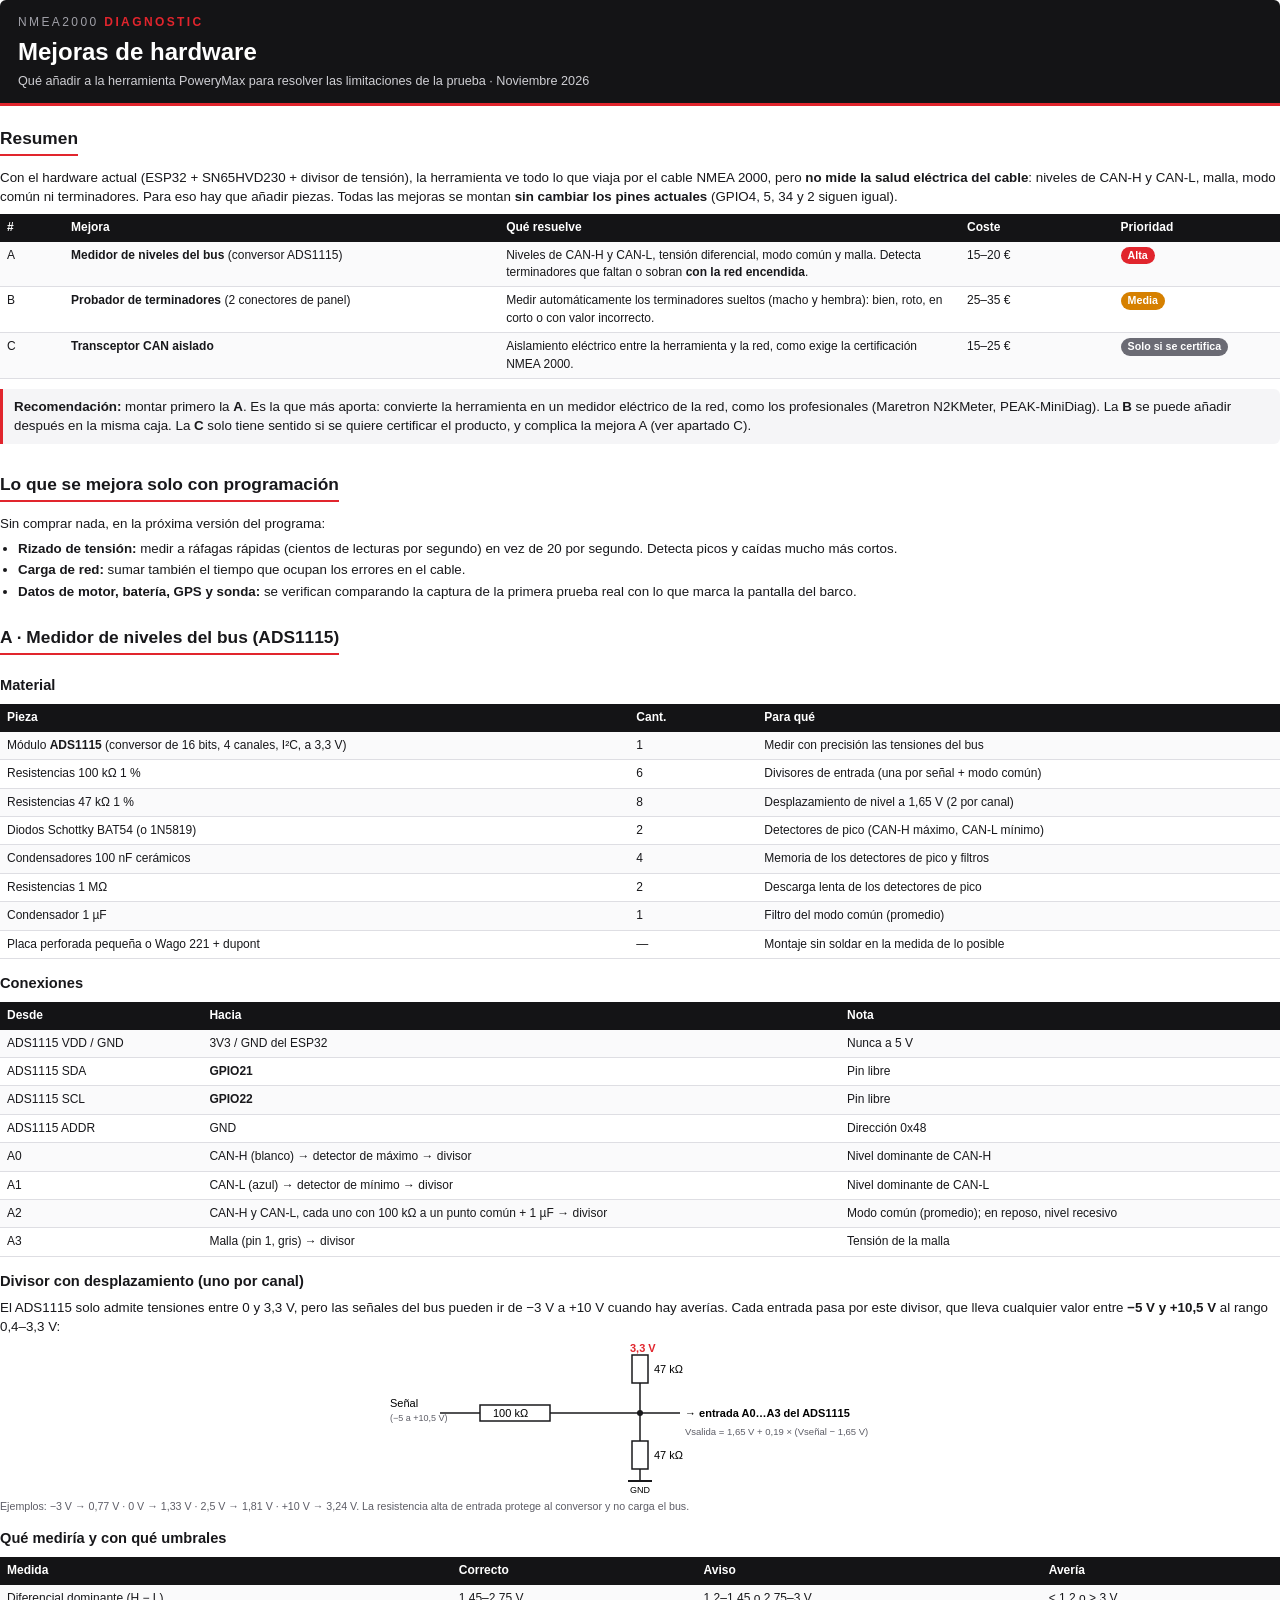
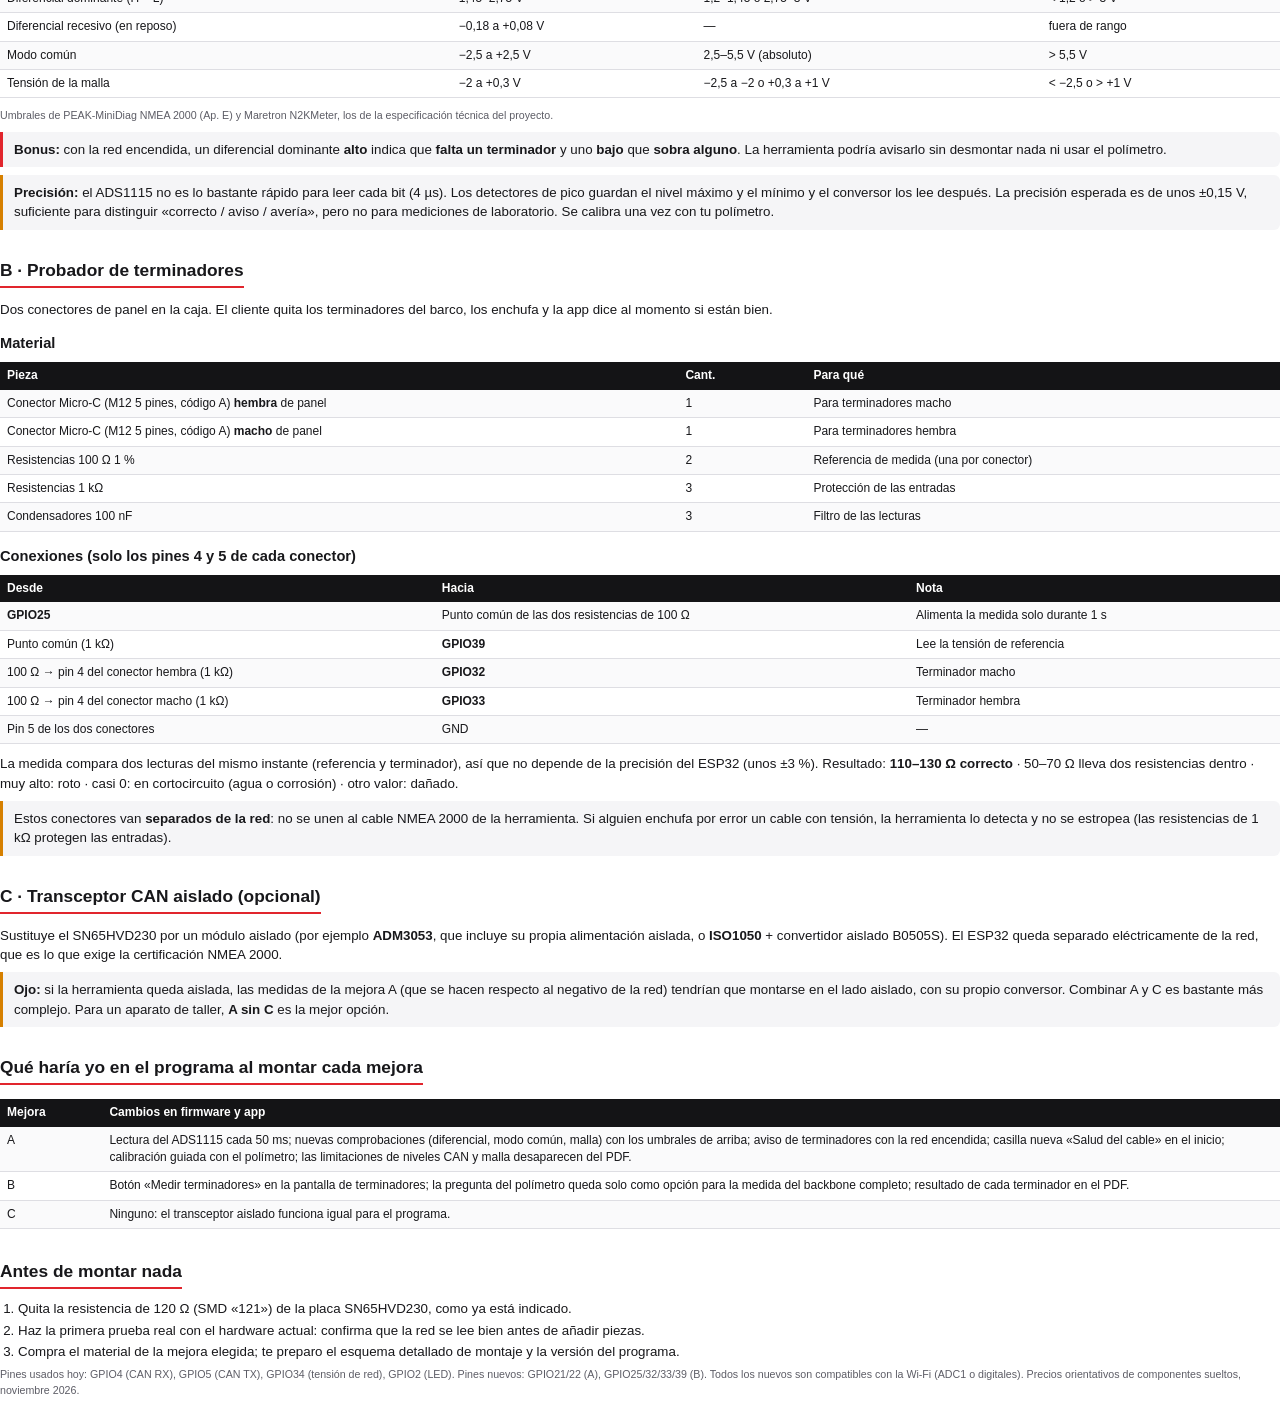
<file: docs/mejoras_hardware.html>
<!doctype html>
<html lang="es">
<head>
<meta charset="utf-8">
<title>Mejoras de hardware · PoweryMax Nmea2000 Diagnostic</title>
<style>
  @page { size: A4; margin: 16mm 14mm 16mm 14mm; }
  :root { --ink:#18181b; --mu:#5d5d66; --line:#dedee3; --red:#e1252d; --bg:#f5f5f7; }
  * { box-sizing: border-box; }
  body { font: 10pt/1.45 -apple-system, "Helvetica Neue", Arial, sans-serif; color: var(--ink); margin: 0; }
  header { background:#141416; color:#fff; padding:14px 18px 12px; border-bottom:3px solid var(--red); border-radius:6px 6px 0 0; }
  header .t { font-size:9pt; letter-spacing:2.4px; text-transform:uppercase; color:#a0a0a8; }
  header .t b { color: var(--red); }
  header h1 { margin:4px 0 2px; font-size:18pt; }
  header p { margin:0; color:#cfcfd4; font-size:9.5pt; }
  h2 { font-size:13pt; margin:20px 0 6px; padding-bottom:3px; border-bottom:2px solid var(--red); display:inline-block; }
  h3 { font-size:11pt; margin:14px 0 4px; }
  p { margin:6px 0; }
  .muted { color: var(--mu); }
  table { width:100%; border-collapse:collapse; margin:8px 0 10px; font-size:9pt; page-break-inside:avoid; }
  th { background:#141416; color:#fff; text-align:left; padding:5px 7px; font-weight:600; }
  td { padding:5px 7px; border-bottom:1px solid var(--line); vertical-align:top; }
  tr:nth-child(even) td { background:#fafafb; }
  .box { background: var(--bg); border-left:3px solid var(--red); padding:8px 11px; margin:8px 0; border-radius:0 6px 6px 0; page-break-inside:avoid; }
  .warn { border-left-color:#d68000; }
  .tag { display:inline-block; font-size:8pt; font-weight:700; padding:1px 7px; border-radius:99px; color:#fff; background:var(--red); vertical-align:1px; }
  .tag.g { background:#2e7d32; } .tag.a { background:#d68000; } .tag.n { background:#6b6b74; }
  .sec { page-break-inside:avoid; }
  .pb { page-break-before: always; }
  svg { display:block; margin:6px auto; }
  ol, ul { margin:4px 0 4px 18px; padding:0; } li { margin:2px 0; }
  .small { font-size:8pt; color: var(--mu); }
  code { font-family: Menlo, Consolas, monospace; font-size:8.5pt; background:#efeff2; padding:0 3px; border-radius:3px; }
</style>
</head>
<body>

<header>
  <div class="t">Nmea2000 <b>Diagnostic</b></div>
  <h1>Mejoras de hardware</h1>
  <p>Qué añadir a la herramienta PoweryMax para resolver las limitaciones de la prueba · Noviembre 2026</p>
</header>

<h2>Resumen</h2>
<p>Con el hardware actual (ESP32 + SN65HVD230 + divisor de tensión), la herramienta ve todo lo que viaja por el cable NMEA 2000, pero <b>no mide la salud eléctrica del cable</b>: niveles de CAN-H y CAN-L, malla, modo común ni terminadores. Para eso hay que añadir piezas. Todas las mejoras se montan <b>sin cambiar los pines actuales</b> (GPIO4, 5, 34 y 2 siguen igual).</p>

<table>
  <tr><th style="width:5%">#</th><th style="width:34%">Mejora</th><th>Qué resuelve</th><th style="width:12%">Coste</th><th style="width:13%">Prioridad</th></tr>
  <tr><td>A</td><td><b>Medidor de niveles del bus</b> (conversor ADS1115)</td><td>Niveles de CAN-H y CAN-L, tensión diferencial, modo común y malla. Detecta terminadores que faltan o sobran <b>con la red encendida</b>.</td><td>15–20 €</td><td><span class="tag">Alta</span></td></tr>
  <tr><td>B</td><td><b>Probador de terminadores</b> (2 conectores de panel)</td><td>Medir automáticamente los terminadores sueltos (macho y hembra): bien, roto, en corto o con valor incorrecto.</td><td>25–35 €</td><td><span class="tag a">Media</span></td></tr>
  <tr><td>C</td><td><b>Transceptor CAN aislado</b></td><td>Aislamiento eléctrico entre la herramienta y la red, como exige la certificación NMEA 2000.</td><td>15–25 €</td><td><span class="tag n">Solo si se certifica</span></td></tr>
</table>

<div class="box"><b>Recomendación:</b> montar primero la <b>A</b>. Es la que más aporta: convierte la herramienta en un medidor eléctrico de la red, como los profesionales (Maretron N2KMeter, PEAK-MiniDiag). La <b>B</b> se puede añadir después en la misma caja. La <b>C</b> solo tiene sentido si se quiere certificar el producto, y complica la mejora A (ver apartado C).</div>

<h2>Lo que se mejora solo con programación</h2>
<p>Sin comprar nada, en la próxima versión del programa:</p>
<ul>
  <li><b>Rizado de tensión:</b> medir a ráfagas rápidas (cientos de lecturas por segundo) en vez de 20 por segundo. Detecta picos y caídas mucho más cortos.</li>
  <li><b>Carga de red:</b> sumar también el tiempo que ocupan los errores en el cable.</li>
  <li><b>Datos de motor, batería, GPS y sonda:</b> se verifican comparando la captura de la primera prueba real con lo que marca la pantalla del barco.</li>
</ul>

<div class="sec">
<h2>A · Medidor de niveles del bus (ADS1115)</h2>
<h3>Material</h3>
<table>
  <tr><th>Pieza</th><th style="width:10%">Cant.</th><th>Para qué</th></tr>
  <tr><td>Módulo <b>ADS1115</b> (conversor de 16 bits, 4 canales, I²C, a 3,3 V)</td><td>1</td><td>Medir con precisión las tensiones del bus</td></tr>
  <tr><td>Resistencias 100 kΩ 1 %</td><td>6</td><td>Divisores de entrada (una por señal + modo común)</td></tr>
  <tr><td>Resistencias 47 kΩ 1 %</td><td>8</td><td>Desplazamiento de nivel a 1,65 V (2 por canal)</td></tr>
  <tr><td>Diodos Schottky BAT54 (o 1N5819)</td><td>2</td><td>Detectores de pico (CAN-H máximo, CAN-L mínimo)</td></tr>
  <tr><td>Condensadores 100 nF cerámicos</td><td>4</td><td>Memoria de los detectores de pico y filtros</td></tr>
  <tr><td>Resistencias 1 MΩ</td><td>2</td><td>Descarga lenta de los detectores de pico</td></tr>
  <tr><td>Condensador 1 µF</td><td>1</td><td>Filtro del modo común (promedio)</td></tr>
  <tr><td>Placa perforada pequeña o Wago 221 + dupont</td><td>—</td><td>Montaje sin soldar en la medida de lo posible</td></tr>
</table>

<h3>Conexiones</h3>
<table>
  <tr><th>Desde</th><th>Hacia</th><th>Nota</th></tr>
  <tr><td>ADS1115 VDD / GND</td><td>3V3 / GND del ESP32</td><td>Nunca a 5 V</td></tr>
  <tr><td>ADS1115 SDA</td><td><b>GPIO21</b></td><td>Pin libre</td></tr>
  <tr><td>ADS1115 SCL</td><td><b>GPIO22</b></td><td>Pin libre</td></tr>
  <tr><td>ADS1115 ADDR</td><td>GND</td><td>Dirección 0x48</td></tr>
  <tr><td>A0</td><td>CAN-H (blanco) → detector de máximo → divisor</td><td>Nivel dominante de CAN-H</td></tr>
  <tr><td>A1</td><td>CAN-L (azul) → detector de mínimo → divisor</td><td>Nivel dominante de CAN-L</td></tr>
  <tr><td>A2</td><td>CAN-H y CAN-L, cada uno con 100 kΩ a un punto común + 1 µF → divisor</td><td>Modo común (promedio); en reposo, nivel recesivo</td></tr>
  <tr><td>A3</td><td>Malla (pin 1, gris) → divisor</td><td>Tensión de la malla</td></tr>
</table>
</div>

<div class="sec">
<h3>Divisor con desplazamiento (uno por canal)</h3>
<p>El ADS1115 solo admite tensiones entre 0 y 3,3 V, pero las señales del bus pueden ir de −3 V a +10 V cuando hay averías. Cada entrada pasa por este divisor, que lleva cualquier valor entre <b>−5 V y +10,5 V</b> al rango 0,4–3,3 V:</p>
<svg width="520" height="150" viewBox="0 0 520 150" font-family="Arial" font-size="11">
  <text x="10" y="64">Señal</text><text x="10" y="78" fill="#5d5d66" font-size="9">(−5 a +10,5 V)</text>
  <line x1="60" y1="70" x2="100" y2="70" stroke="#18181b" stroke-width="1.5"/>
  <rect x="100" y="62" width="70" height="16" fill="#fff" stroke="#18181b" stroke-width="1.5"/><text x="113" y="74">100 kΩ</text>
  <line x1="170" y1="70" x2="300" y2="70" stroke="#18181b" stroke-width="1.5"/>
  <circle cx="260" cy="70" r="3" fill="#18181b"/>
  <line x1="260" y1="70" x2="260" y2="40" stroke="#18181b" stroke-width="1.5"/>
  <rect x="252" y="12" width="16" height="28" fill="#fff" stroke="#18181b" stroke-width="1.5"/><text x="274" y="30">47 kΩ</text>
  <text x="250" y="9" fill="#e1252d" font-weight="bold">3,3 V</text>
  <line x1="260" y1="70" x2="260" y2="98" stroke="#18181b" stroke-width="1.5"/>
  <rect x="252" y="98" width="16" height="28" fill="#fff" stroke="#18181b" stroke-width="1.5"/><text x="274" y="116">47 kΩ</text>
  <line x1="248" y1="138" x2="272" y2="138" stroke="#18181b" stroke-width="2"/><text x="250" y="150" font-size="9">GND</text>
  <line x1="260" y1="126" x2="260" y2="138" stroke="#18181b" stroke-width="1.5"/>
  <text x="305" y="74" font-weight="bold">→ entrada A0…A3 del ADS1115</text>
  <text x="305" y="92" fill="#5d5d66" font-size="9.5">Vsalida = 1,65 V + 0,19 × (Vseñal − 1,65 V)</text>
</svg>
<p class="small">Ejemplos: −3 V → 0,77 V · 0 V → 1,33 V · 2,5 V → 1,81 V · +10 V → 3,24 V. La resistencia alta de entrada protege al conversor y no carga el bus.</p>
</div>

<div class="sec">
<h3>Qué mediría y con qué umbrales</h3>
<table>
  <tr><th>Medida</th><th>Correcto</th><th>Aviso</th><th>Avería</th></tr>
  <tr><td>Diferencial dominante (H − L)</td><td>1,45–2,75 V</td><td>1,2–1,45 o 2,75–3 V</td><td>&lt; 1,2 o &gt; 3 V</td></tr>
  <tr><td>Diferencial recesivo (en reposo)</td><td>−0,18 a +0,08 V</td><td>—</td><td>fuera de rango</td></tr>
  <tr><td>Modo común</td><td>−2,5 a +2,5 V</td><td>2,5–5,5 V (absoluto)</td><td>&gt; 5,5 V</td></tr>
  <tr><td>Tensión de la malla</td><td>−2 a +0,3 V</td><td>−2,5 a −2 o +0,3 a +1 V</td><td>&lt; −2,5 o &gt; +1 V</td></tr>
</table>
<p class="small">Umbrales de PEAK-MiniDiag NMEA 2000 (Ap. E) y Maretron N2KMeter, los de la especificación técnica del proyecto.</p>
<div class="box"><b>Bonus:</b> con la red encendida, un diferencial dominante <b>alto</b> indica que <b>falta un terminador</b> y uno <b>bajo</b> que <b>sobra alguno</b>. La herramienta podría avisarlo sin desmontar nada ni usar el polímetro.</div>
<div class="box warn"><b>Precisión:</b> el ADS1115 no es lo bastante rápido para leer cada bit (4 µs). Los detectores de pico guardan el nivel máximo y el mínimo y el conversor los lee después. La precisión esperada es de unos ±0,15 V, suficiente para distinguir «correcto / aviso / avería», pero no para mediciones de laboratorio. Se calibra una vez con tu polímetro.</div>
</div>

<div class="sec pb">
<h2>B · Probador de terminadores</h2>
<p>Dos conectores de panel en la caja. El cliente quita los terminadores del barco, los enchufa y la app dice al momento si están bien.</p>
<h3>Material</h3>
<table>
  <tr><th>Pieza</th><th style="width:10%">Cant.</th><th>Para qué</th></tr>
  <tr><td>Conector Micro-C (M12 5 pines, código A) <b>hembra</b> de panel</td><td>1</td><td>Para terminadores macho</td></tr>
  <tr><td>Conector Micro-C (M12 5 pines, código A) <b>macho</b> de panel</td><td>1</td><td>Para terminadores hembra</td></tr>
  <tr><td>Resistencias 100 Ω 1 %</td><td>2</td><td>Referencia de medida (una por conector)</td></tr>
  <tr><td>Resistencias 1 kΩ</td><td>3</td><td>Protección de las entradas</td></tr>
  <tr><td>Condensadores 100 nF</td><td>3</td><td>Filtro de las lecturas</td></tr>
</table>
<h3>Conexiones (solo los pines 4 y 5 de cada conector)</h3>
<table>
  <tr><th>Desde</th><th>Hacia</th><th>Nota</th></tr>
  <tr><td><b>GPIO25</b></td><td>Punto común de las dos resistencias de 100 Ω</td><td>Alimenta la medida solo durante 1 s</td></tr>
  <tr><td>Punto común (1 kΩ)</td><td><b>GPIO39</b></td><td>Lee la tensión de referencia</td></tr>
  <tr><td>100 Ω → pin 4 del conector hembra (1 kΩ)</td><td><b>GPIO32</b></td><td>Terminador macho</td></tr>
  <tr><td>100 Ω → pin 4 del conector macho (1 kΩ)</td><td><b>GPIO33</b></td><td>Terminador hembra</td></tr>
  <tr><td>Pin 5 de los dos conectores</td><td>GND</td><td>—</td></tr>
</table>
<p>La medida compara dos lecturas del mismo instante (referencia y terminador), así que no depende de la precisión del ESP32 (unos ±3 %). Resultado: <b>110–130 Ω correcto</b> · 50–70 Ω lleva dos resistencias dentro · muy alto: roto · casi 0: en cortocircuito (agua o corrosión) · otro valor: dañado.</p>
<div class="box warn">Estos conectores van <b>separados de la red</b>: no se unen al cable NMEA 2000 de la herramienta. Si alguien enchufa por error un cable con tensión, la herramienta lo detecta y no se estropea (las resistencias de 1 kΩ protegen las entradas).</div>
</div>

<div class="sec">
<h2>C · Transceptor CAN aislado (opcional)</h2>
<p>Sustituye el SN65HVD230 por un módulo aislado (por ejemplo <b>ADM3053</b>, que incluye su propia alimentación aislada, o <b>ISO1050</b> + convertidor aislado B0505S). El ESP32 queda separado eléctricamente de la red, que es lo que exige la certificación NMEA 2000.</p>
<div class="box warn"><b>Ojo:</b> si la herramienta queda aislada, las medidas de la mejora A (que se hacen respecto al negativo de la red) tendrían que montarse en el lado aislado, con su propio conversor. Combinar A y C es bastante más complejo. Para un aparato de taller, <b>A sin C</b> es la mejor opción.</div>
</div>

<div class="sec">
<h2>Qué haría yo en el programa al montar cada mejora</h2>
<table>
  <tr><th style="width:8%">Mejora</th><th>Cambios en firmware y app</th></tr>
  <tr><td>A</td><td>Lectura del ADS1115 cada 50 ms; nuevas comprobaciones (diferencial, modo común, malla) con los umbrales de arriba; aviso de terminadores con la red encendida; casilla nueva «Salud del cable» en el inicio; calibración guiada con el polímetro; las limitaciones de niveles CAN y malla desaparecen del PDF.</td></tr>
  <tr><td>B</td><td>Botón «Medir terminadores» en la pantalla de terminadores; la pregunta del polímetro queda solo como opción para la medida del backbone completo; resultado de cada terminador en el PDF.</td></tr>
  <tr><td>C</td><td>Ninguno: el transceptor aislado funciona igual para el programa.</td></tr>
</table>
</div>

<h2>Antes de montar nada</h2>
<ol>
  <li>Quita la resistencia de 120 Ω (SMD «121») de la placa SN65HVD230, como ya está indicado.</li>
  <li>Haz la primera prueba real con el hardware actual: confirma que la red se lee bien antes de añadir piezas.</li>
  <li>Compra el material de la mejora elegida; te preparo el esquema detallado de montaje y la versión del programa.</li>
</ol>
<p class="small">Pines usados hoy: GPIO4 (CAN RX), GPIO5 (CAN TX), GPIO34 (tensión de red), GPIO2 (LED). Pines nuevos: GPIO21/22 (A), GPIO25/32/33/39 (B). Todos los nuevos son compatibles con la Wi-Fi (ADC1 o digitales). Precios orientativos de componentes sueltos, noviembre 2026.</p>

</body>
</html>
</file>
